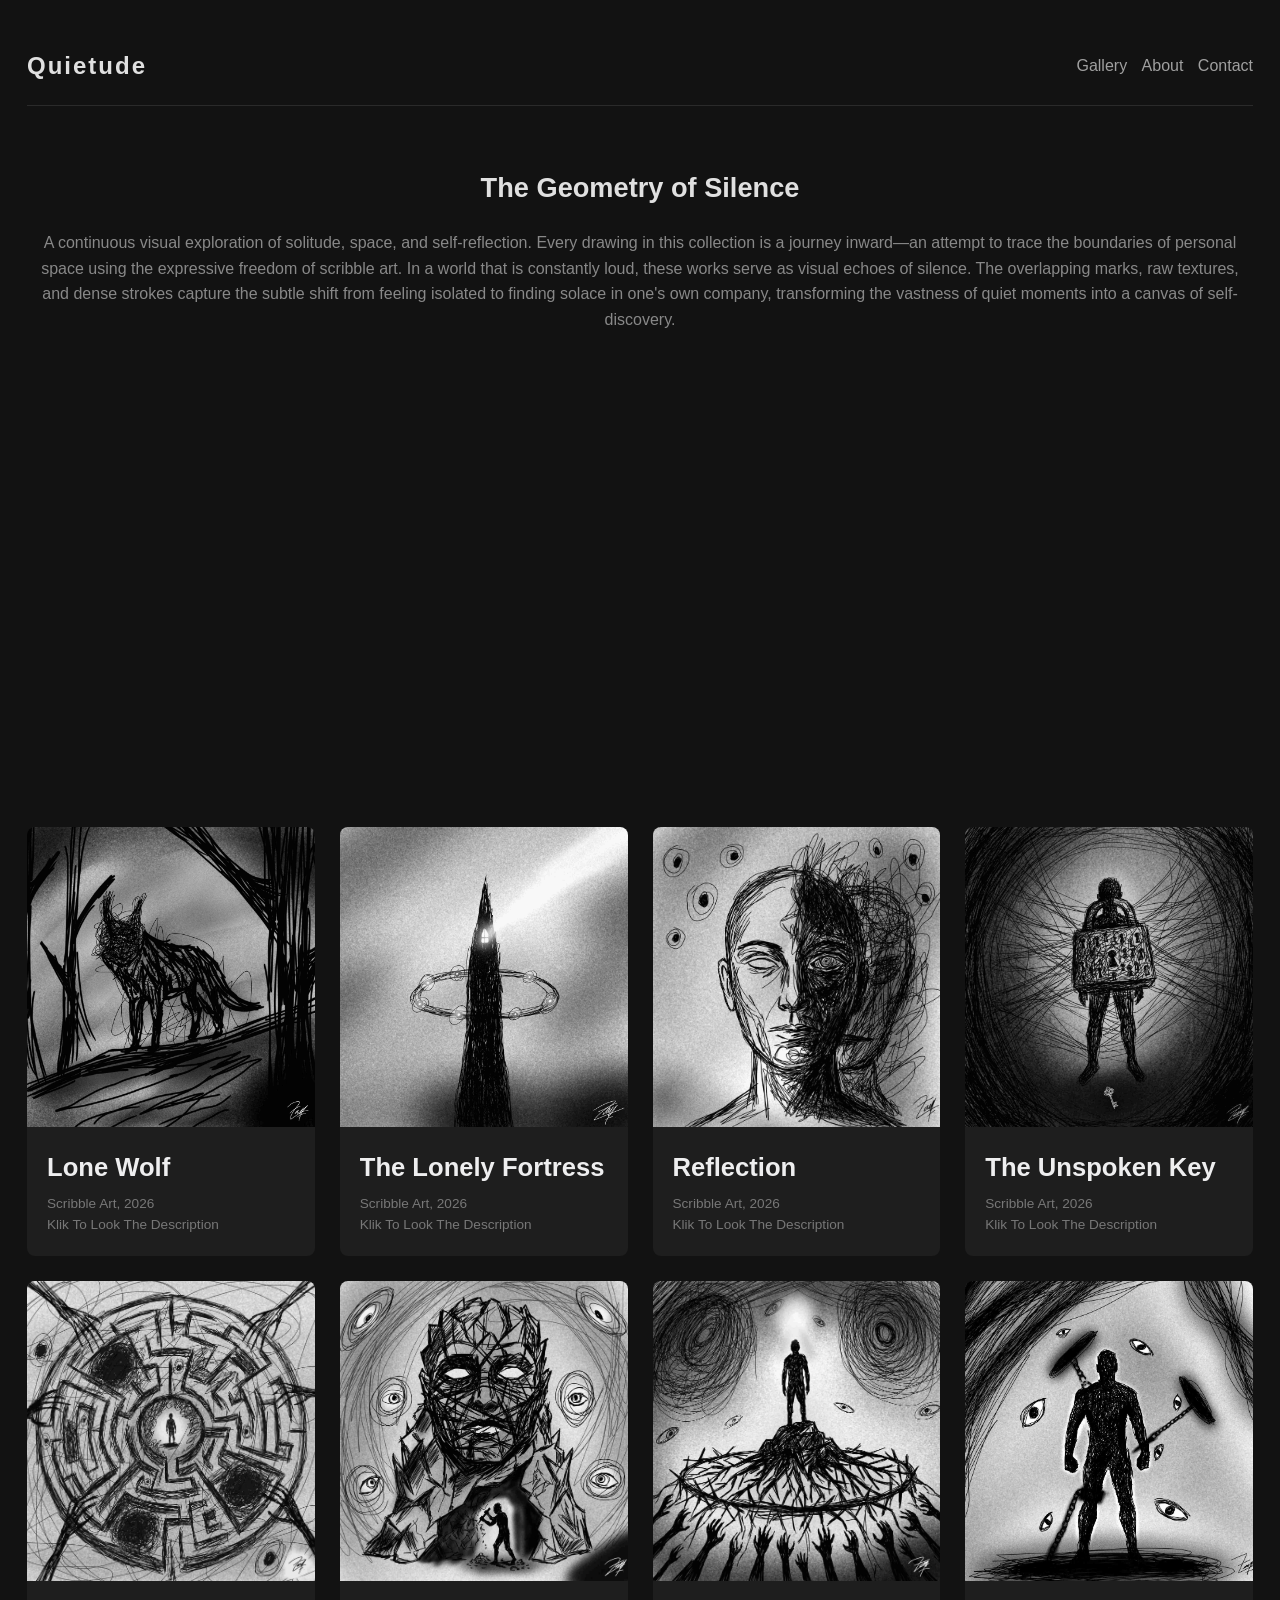
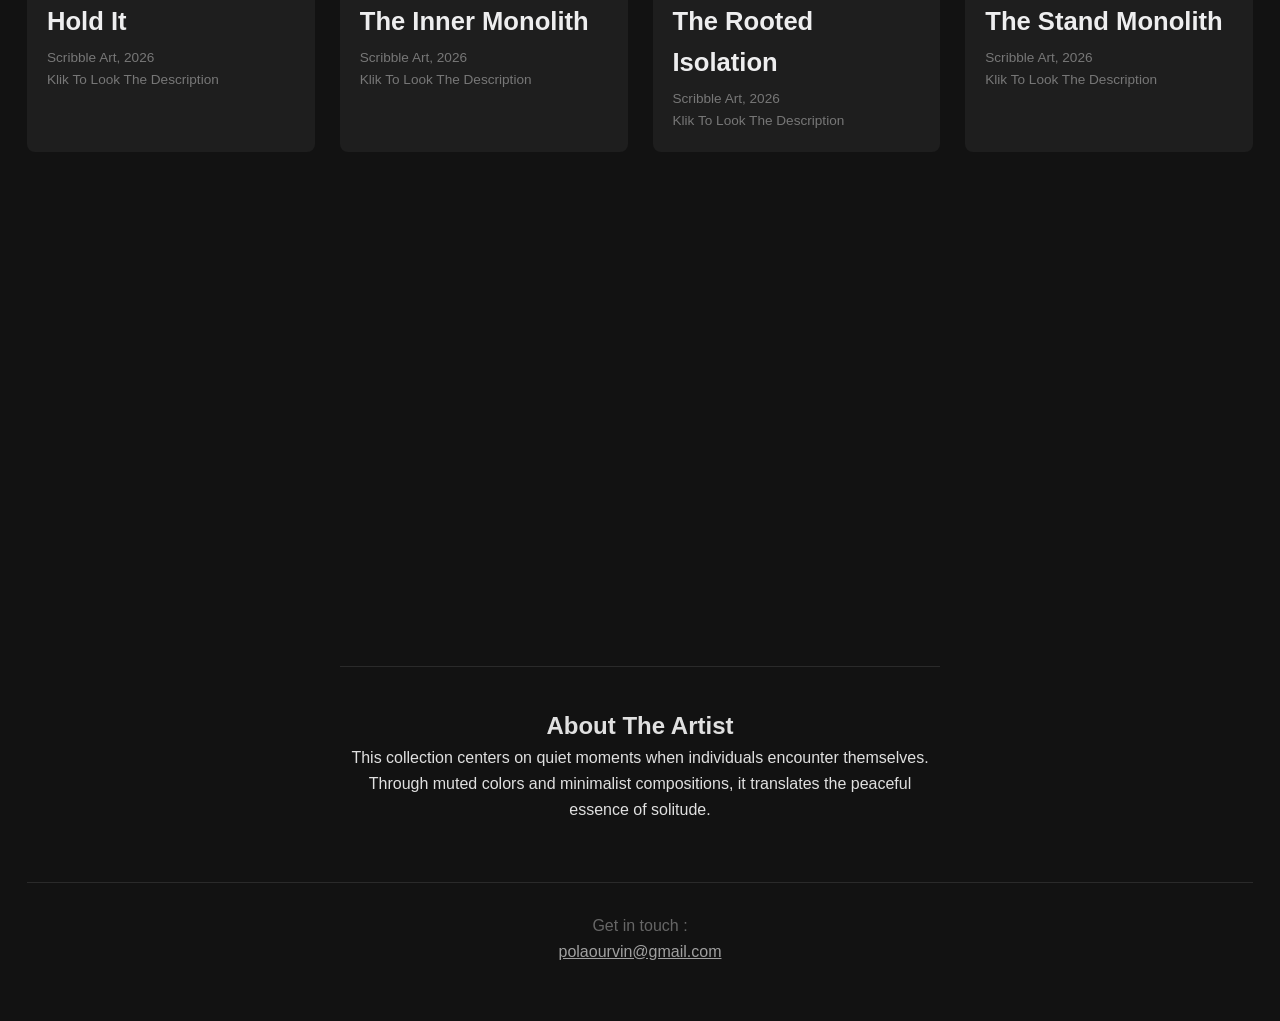
<file: index.html>
<!DOCTYPE html>
<html lang="id">
<head>
  <meta charset="UTF-8">
  <meta name="viewport" content="width=device-width, initial-scale=1.0">
  <title>Portofolio Seni - Menyendiri</title>
  <link rel="stylesheet" href="style.css">
</head>
<body>

  <header>
    <h1 class="logo">Quietude</h1>
    <nav>
      <a href="#gallery">Gallery</a>
      <a href="#about">About</a>
      <a href="#contact">Contact</a>
    </nav>
  </header>

  <section class="hero">
    <h2>The Geometry of Silence</h2>
    <p> A continuous visual exploration of solitude, space, and self-reflection.
      Every drawing in this collection is a journey inward—an attempt to trace the boundaries of personal space using the expressive freedom of scribble art.
      In a world that is constantly loud, these works serve as visual echoes of silence.
      The overlapping marks, raw textures, and dense strokes capture the subtle shift from feeling isolated to finding solace in one's own company, transforming the vastness of quiet moments into a canvas of self-discovery.</p>
  </section>

  <main id="gallery" class="gallery-container">
    <a href="detail.html?id=1" class="card">
      <img src="art01.jpg" alt="Lukisan Keheningan 1">
      <div class="card-info">
        <h3>Almost</h3>
        <p>Scribble Art, 2026</p>
        <h4>Klik To Look The Description</h4>
      </div>
    </a>

    <a href="detail.html?id=2" class="card">
      <img src="art02.jpg" alt="Lukisan Keheningan 2">
      <div class="card-info">
        <h3>There</h3>
        <p>Scribble Art, 2026</p>
        <h4>Klik To Look The Description</h4>
      </div>
    </a>

    <a href="detail.html?id=3" class="card">
      <img src="art03.jpg" alt="Lukisan Keheningan 3">
      <div class="card-info">
        <h3>Whispering</h3>
        <p>Scribble Art, 2026</p>
        <h4>Klik To Look The Description</h4>
      </div>
    </>

    <a href="detail.html?id=4" class="card">
      <img src="art04.jpg" alt="Lukisan Keheningan 3">
      <div class="card-info">
        <h3>IF</h3>
        <p>Scribble Art, 2026</p>
        <h4>Klik To Look The Description</h4>
      </div>
    </a>

    <a href="detail.html?id=5" class="card">
      <img src="art05.jpg" alt="Lukisan Keheningan 3">
      <div class="card-info">
        <h3>Lone Wolf</h3>
        <p>Scribble Art, 2026</p>
        <h4>Klik To Look The Description</h4>
      </div>
    </a>

    <a href="detail.html?id=6" class="card">
      <img src="art06.jpg" alt="Lukisan Keheningan 3">
      <div class="card-info">
        <h3>The Lonely Fortress</h3>
        <p>Scribble Art, 2026</p>
        <h4>Klik To Look The Description</h4>
      </div>
    </a>

    <a href="detail.html?id=7" class="card">
      <img src="art07.jpg" alt="Lukisan Keheningan 3">
      <div class="card-info">
        <h3>Reflection</h3>
        <p>Scribble Art, 2026</p>
        <h4>Klik To Look The Description</h4>
      </div>
    </a>

    <a href="detail.html?id=8" class="card">
      <img src="art08.jpg" alt="Lukisan Keheningan 3">
      <div class="card-info">
        <h3>The Unspoken Key</h3>
        <p>Scribble Art, 2026</p>
        <h4>Klik To Look The Description</h4>
      </div>
    </a>

    <a href="detail.html?id=9" class="card">
      <img src="art09.jpg" alt="Lukisan Keheningan 3">
      <div class="card-info">
        <h3>Hold It</h3>
        <p>Scribble Art, 2026</p>
        <h4>Klik To Look The Description</h4>
      </div>
    </a>

    <a href="detail.html?id=10" class="card">
      <img src="art10.jpg" alt="Lukisan Keheningan 3">
      <div class="card-info">
        <h3>The Inner Monolith</h3>
        <p>Scribble Art, 2026</p>
        <h4>Klik To Look The Description</h4>
      </div>
    </a>

    <a href="detail.html?id=11" class="card">
      <img src="art11.jpg" alt="Lukisan Keheningan 3">
      <div class="card-info">
        <h3>The Rooted Isolation</h3>
        <p>Scribble Art, 2026</p>
        <h4>Klik To Look The Description</h4>
      </div>
    </a>

      <a href="detail.html?id=12" class="card">
      <img src="art12.jpg" alt="Lukisan Keheningan 3">
      <div class="card-info">
        <h3>The Stand Monolith</h3>
        <p>Scribble Art, 2026</p>
        <h4>Klik To Look The Description</h4>
      </div>
      </a>

      <a href="detail.html?id=13" class="card">
        <img src="art13.jpg" alt="Lukisan Keheningan">
        <div class="card-info">
          <h3>Breathe</h3>
          <p>Scribe Art, 2026</p>
          <h4>Klik To Look The Description</h4>
        </div>
      </a>
  </main>

  <section id="about" class="about-section">
    <h2>About The Artist</h2>
    <p> This collection centers on quiet moments when individuals encounter themselves. 
      Through muted colors and minimalist compositions, it translates the peaceful essence of solitude.</p>
  </section>

  <footer id="contact">
    <p>Get in touch :</p>
    <a href="mailto:polaourvin@gmail.com" class="contact-link">polaourvin@gmail.com</a>
  </footer>
  
  <!-- Hubungkan berkas JavaScript di sini -->
  <script src="./script.js"></script>

  
</body>
</html>
</file>
<file: style.css>
/* Reset & Pengaturan Dasar (Tema Dark Mode / Menyendiri) */
* {
  margin: 0;
  padding: 0;
  box-sizing: border-box;
}

body {
  font-family: 'Segoe UI', Tahoma, Geneva, Verdana, sans-serif;
  background-color: #121212;
  color: #e0e0e0;
  line-height: 1.6;
  padding: 27px;
}

/* Header & Navigasi */
header {
  display: flex;
  justify-content: space-between;
  align-items: center;
  padding: 20px 0;
  border-bottom: 1px solid #2a2a2a;
}

.logo {
  font-size: 1.5rem;
  font-weight: 600;
  letter-spacing: 2px;
}

nav a {
  color: #a0a0a0;
  text-decoration: none;
  margin-left: 10px;
  transition: color 0.3s;
}

nav a:hover {
  color: #ffffff;
}

/* Hero Section */
.hero {
  text-align: center;
  margin: 60px 0 40px;
}

.hero h2 {
  font-size: 1.7rem;
  font-weight: 3000;
  margin-bottom: 20px;
}

.hero p {
  color: #888888;
}

/* Tata Letak Galeri (Responsif Grid) */
.gallery-container {
  display: grid;
  grid-template-columns: repeat(auto-fit, minmax(280px, 1fr));
  gap: 25px;
  margin-bottom: 60px;
}

.card {
  background-color: #1e1e1e;
  border-radius: 8px;
  overflow: hidden;
  transition: transform 0.3s ease, box-shadow 0.3s ease;
}

.card:hover {
  transform: translateY(-5px);
  box-shadow: 0 10px 20px rgba(0, 0, 0, 0.5);
}

.card img {
  width: 100%;
  height: 300px;
  object-fit: cover;
  display: block;
}

.card-info {
  padding: 20px;
}

.card-info h3 {
  color: #eeeeef;
  font-size: 1.6rem;
  font-weight: 800;
}

.card-info h4 {
  color: #777777;
  font-size: 0.85rem;
  font-weight: 500;
}

.card-info p {
  font-size: 0.85rem;
  color: #777777;
  margin-top: 5px;
}


/* Menghilangkan garis bawah pada kartu galeri */
a.card, .card {
  text-decoration: none; /* Menghilangkan garis bawah */
}

/* Memastikan teks di dalam kartu juga tidak memiliki garis bawah */
.card-info h3, 
.card-info p {
  text-decoration: none;
}




/* Tentang Seniman & Footer */
.about-section {
  max-width: 600px;
  margin: 0 auto 60px;
  text-align: center;
  border-top: 1px solid #2a2a2a;
  padding-top: 40px;
}

footer {
  text-align: center;
  padding: 30px 0;
  color: #666666;
  border-top: 1px solid #2a2a2a;
}

.contact-link {
  color: #a0a0a0;
  text-decoration: underline;
}

/* Efek Transisi Animasi untuk Kartu Galeri */
.card {
  opacity: 0;
  transform: translateY(30px);
  transition: opacity 0.8s ease-out, transform 0.8s ease-out;
}

/* Status saat kartu masuk ke area layar HP */
.card.show {
  opacity: 1;
  transform: translateY(0);
}

/* ==========================================
   STYLE KHUSUS HALAMAN DETAIL (detail.html)
   ========================================== */

.detail-container {
  max-width: 1000px;
  margin: 40px auto;
  padding: 0 20px;
}

/* Tombol Kembali ke Galeri */
.back-link {
  display: inline-block;
  color: #888;
  text-decoration: none;
  font-size: 0.9rem;
  margin-bottom: 30px;
  transition: color 0.3s ease;
}

.back-link:hover {
  color: #fff;
}

/* Layout Dua Kolom (Gambar & Penjelasan) */
.detail-content {
  display: grid;
  grid-template-columns: 1fr 1fr;
  gap: 40px;
  align-items: start;
}

/* Tampilan Gambar */
.art-preview img {
  width: 100%;
  height: auto;
  border-radius: 8px;
  box-shadow: 0 10px 30px rgba(0, 0, 0, 0.5);
  display: block;
}

/* Tampilan Teks / Deskripsi */
.art-details h2 {
  font-size: 2.2rem;
  font-weight: 300;
  letter-spacing: 1px;
  margin-bottom: 8px;
  color: #fff;
}

.art-meta {
  color: #777;
  font-size: 0.9rem;
  margin-bottom: 20px;
}

/* Garis Pembatas Tipis */
.divider {
  width: 100%;
  height: 1px;
  background-color: #333;
  margin-bottom: 25px;
}

.art-description {
  color: #ccc;
  line-height: 1.8;
  font-size: 1rem;
  font-weight: 300;
  letter-spacing: 0.3px;
}

/* Responsif untuk Layar HP / Tablet */
@media (max-width: 768px) {
  .detail-content {
    grid-template-columns: 1fr; /* Jadi 1 kolom bertumpuk di HP */
    gap: 25px;
  }

  .art-details h2 {
    font-size: 1.8rem;
  }
}
</file>
